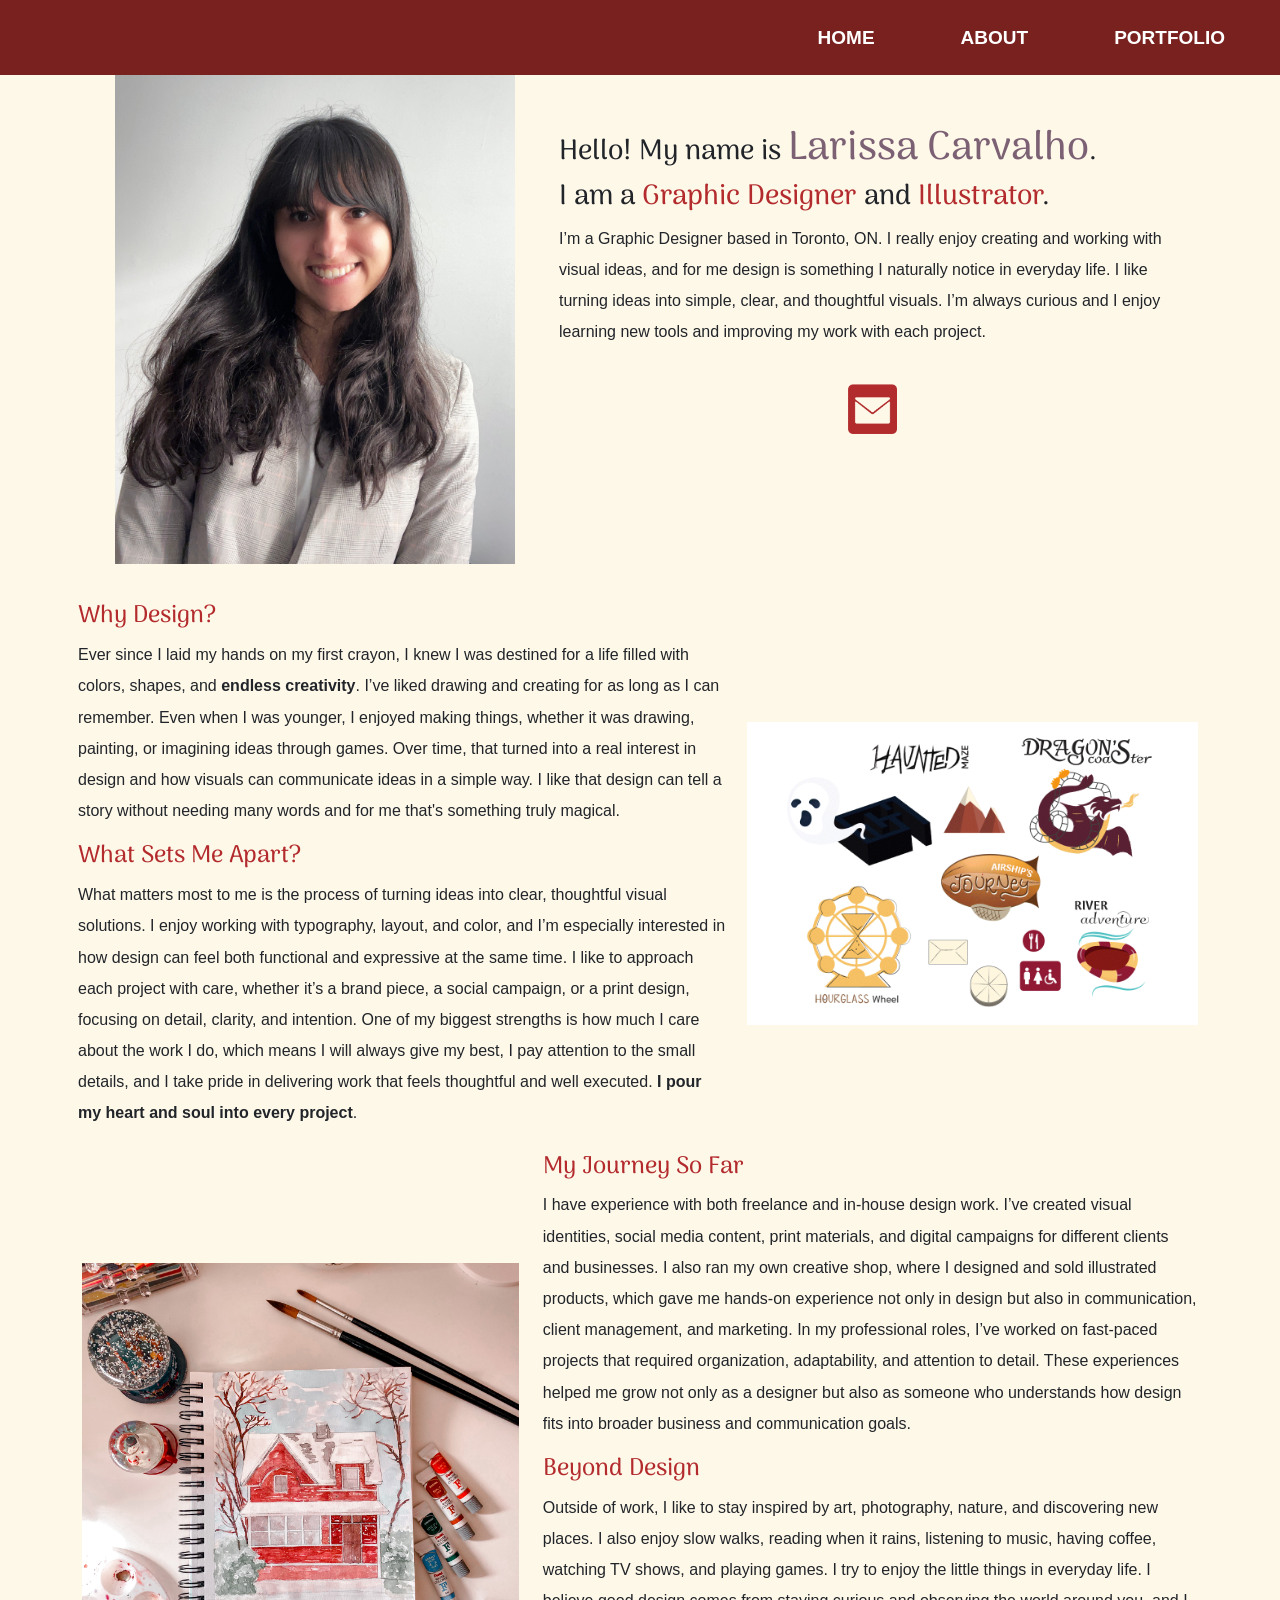
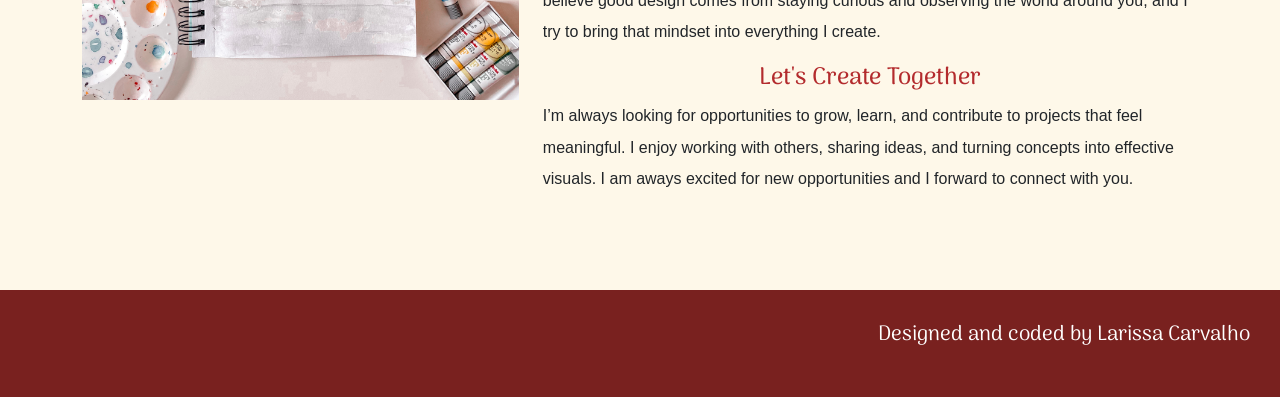
<file: about.html>
<!doctype html>
<html lang="en">

<head>
  <title>About Larissa</title>
  <link rel="icon" type="image/x-icon" href="/images/mylogo.ico">
  <!-- From https://www.w3schools.com/html/html_favicon.asp -->
  <meta name="author" content="Larissa">
  <meta name="description" content="This is a Graphic Design and Illustration portfolio website.">
  <meta charset="UTF-8">
  <meta name="viewport" content="width=device-width, initial-scale=1.0">

  <!-- Bootstrap link must go above my overrides -->
  <link href="https://cdn.jsdelivr.net/npm/bootstrap@5.2.0-beta1/dist/css/bootstrap.min.css" rel="stylesheet"
    integrity="sha384-0evHe/X+R7YkIZDRvuzKMRqM+OrBnVFBL6DOitfPri4tjfHxaWutUpFmBp4vmVor" crossorigin="anonymous">

  <!-- Google Fonts -->
  <link rel="preconnect" href="https://fonts.googleapis.com">
  <link rel="preconnect" href="https://fonts.gstatic.com" crossorigin>
  <link
    href="https://fonts.googleapis.com/css2?family=Arima:wght@600;700&family=Montserrat:ital,wght@0,100;0,200;0,300;0,400;0,500;0,600;0,700;0,800;0,900;1,100;1,200;1,300;1,400;1,500;1,600;1,700;1,800;1,900&family=Roboto:wght@500;700;900&display=swap"
    rel="stylesheet">
  <link href="https://fonts.googleapis.com/css2?family=Cedarville+Cursive&display=swap" rel="stylesheet">
  <link
    href="https://fonts.googleapis.com/css2?family=Poppins:ital,wght@0,100;0,200;0,300;0,400;0,500;0,600;0,700;0,800;0,900;1,100;1,200;1,300;1,400;1,500;1,600;1,700;1,800;1,900&display=swap"
    rel="stylesheet">

  <!-- My overides stylesheet -->
  <link href="css/styles.css" rel="stylesheet">

</head>

<body id="top">

  <header class="bg-custom">

    <!-- NAV -->
    <header>
      <nav class="navbar navbar-expand-lg">
        <div class="container-fluid justify-content-end">
          <div class="navbar-nav">
            <a class="nav-link" href="https://lalahcarva.github.io/portfolio2026/index.html">Home</a>
            <a class="nav-link" href="https://lalahcarva.github.io/portfolio2026/about.html">About</a>
            <a class="nav-link" href="https://lalahcarva.github.io/portfolio2026/portfolio.html">Portfolio</a>
          </div>
        </div>
      </nav>
    </header>

  </header>


  <section class="container"><!-- Start bio -->
    <div class="container centeralign" aria-label="about me container">
      <div class="row" aria-label="image container">
        <div class="col" aria-label="image container">
          <img class="bioimg" src="images/larissa3.jpg" alt="This is a photo of a person.">
        </div>
        <div class="col-7" style="padding-top: 50px;" aria-label="image container">
          <h3 style="font-family:  'Arima', cursive;">Hello! My name is <span class="purpletext">Larissa
              Carvalho</span>.
          </h3>
          <h3 style="font-family:  'Arima', cursive;"> I am a<span class="redtext"> Graphic Designer</span> and <span
              class="redtext">Illustrator</span>.</h3>
          <p class="abouttext">I’m a Graphic Designer based in Toronto, ON. I really enjoy creating and working with
            visual ideas, and for me design is something I naturally notice in everyday life. I like turning ideas into
            simple, clear, and thoughtful visuals. I’m always curious and I enjoy learning new tools and improving my
            work with each project.
          </p>
          <div class="centeralign" style="padding-top: 20px;">
            <!-- <a href="https://www.linkedin.com/in/larissacr/" target=”_blank”><img class="mysocialmedia"
                src="images/icons/linkedin.png" alt="This is a linkedin icon."></a>
            <a href="https://www.instagram.com/larisdesigns/" target=”_blank”><img class="mysocialmedia"
                src="images/icons/instagram.png" alt="This is an instagram icon."></a>
            <a href="https://www.behance.net/lah_c_r" target=”_blank”><img class="mysocialmedia"
                src="images/icons/behance.png" alt="This is a behance icon."></a>-->
            <a href="mailto:lariscrodrigues@gmail.com" target=”_blank”><img class="mysocialmedia"
                src="images/icons/mail2.png" alt="This is a mail icon."></a>
          </div>
        </div>
      </div>
  </section> <!-- END bio -->


  <!-- START more bio 1 -->
  <div style="padding-top: 30px;" class="container text-center">
    <div class="row align-items-center">

      <div class="col-sm-7 p-2">
        <h4 class="moretitle">Why Design?</h2>


          <p class="abouttext">Ever since I laid my hands on my first crayon, I knew I was destined for a life filled
            with
            colors, shapes, and <strong>endless creativity</strong>. I’ve liked drawing and creating for as long as I
            can remember. Even when I was younger, I enjoyed making things, whether it was drawing, painting, or
            imagining ideas through games. Over time, that turned into a real interest in design and how visuals can
            communicate ideas in a simple way. I like that design can tell a story without needing many words and for me
            that's something truly magical.
          </p>

          <h4 class="moretitle">What Sets Me Apart?</h2>

            <p class="abouttext">What matters most to me is the process of turning ideas into clear, thoughtful visual
              solutions. I enjoy working with typography, layout, and color, and I’m especially interested in how design
              can feel both functional and expressive at the same time. I like to approach each project with care,
              whether it’s a brand piece, a social campaign, or a print design, focusing on detail, clarity, and
              intention.

              One of my biggest strengths is how much I care about the work I do, which means I will always give my
              best, I pay attention to the small details, and I take pride in delivering work that feels thoughtful and
              well executed. <strong>I pour my heart and soul into every project</strong>.
            </p>
      </div>
      <div class="col">
        <img style="width: 100%;" src="images/Design/anyoramap.gif">
      </div>
    </div>
  </div>
  <!-- END more bio 1 -->


  <!-- START more bio 2 -->
  <div class="container text-center">
    <div class="row align-items-center">

      <div class="col">
        <img style="width: 100%;" src="images/Design/house.JPG">
      </div>
      <div class="col">
        <h4 class="moretitle">My Journey So Far</h2>
          <p class="abouttext">I have experience with both freelance and in-house design work. I’ve created visual
            identities, social media content, print materials, and digital campaigns for different clients and
            businesses. I also ran my own creative shop, where I designed and sold illustrated products, which gave me
            hands-on experience not only in design but also in communication, client management, and marketing.

            In my professional roles, I’ve worked on fast-paced projects that required organization, adaptability, and
            attention to detail. These experiences helped me grow not only as a designer but also as someone who
            understands how design fits into broader business and communication goals.
          </p>

          <h4 class="moretitle">Beyond Design</h2>
            <p class="abouttext">
              Outside of work, I like to stay inspired by art, photography, nature, and discovering new places. I also
              enjoy slow walks, reading when it rains, listening to music, having coffee, watching TV shows, and playing
              games. I try to enjoy the little things in everyday life. I believe good design comes from staying curious
              and observing the world around you, and I try to bring that mindset into everything I create.

            </p>

            <h4 class="moretitle align-center">Let's Create Together</h2>
              <p class="abouttext">I’m always looking for opportunities to grow, learn, and contribute to projects that
                feel meaningful. I enjoy working with others, sharing ideas, and turning concepts into effective
                visuals. I am aways excited for new opportunities and I forward to connect with you.
              </p>
      </div>
    </div>
  </div>
  <!-- END more bio 2 -->



  <section id="moreaboutme">




  </section>
  <!-- <section id="contact">
    <h2 class="display-4">Contact me</h2>

    <div class="row" aria-label="form container">
      <div class="col-3" aria-label="form container"></div>
      <div class="col-6" aria-label="form container">
        <form action="/mail/process-form.php" method="POST">
          <input type="hidden" id="formStatus" name="formStatus">

          <div class="mb-3" aria-label="text form container">
            <label for="Name" class="form-label">Your name</label>
            <input type="text" class="form-control" placeholder="Your name" name="Name">
          </div>
          <div class="mb-3" aria-label="email form container">
            <label for="Email" class="form-label">Email address</label>
            <input type="email" class="form-control" placeholder="Your email address" name="Email">
          </div>
          <div class="mb-3" aria-label="message form container">
            <label for="Message" class="form-label">Message</label>
            <textarea class="form-control" rows="3" name="Message"></textarea>
          </div>

          <div class="form-group">
            <button class="btn btn-danger btn-lg" type="submit">Send</button>
          </div>
        </form>
      </div>
    </div>
  </section> -->




  <!-- FOOTER -->
  <footer>
    <div class="socials"> <!--
      <img src="images/icons/linkedinrose.png">
      <img src="images/icons/instagramrose.png">
      <img src="images/icons/behancerose.png">-->
    </div>

    <p>Designed and coded by Larissa Carvalho</p>
  </footer>

  <!-- Bootstrap Javascript should go above the closing BODY tag-->
  <script src="https://cdn.jsdelivr.net/npm/bootstrap@5.2.0-beta1/dist/js/bootstrap.bundle.min.js"
    integrity="sha384-pprn3073KE6tl6bjs2QrFaJGz5/SUsLqktiwsUTF55Jfv3qYSDhgCecCxMW52nD2"
    crossorigin="anonymous"></script>

  <script src="js/main.js"></script>
</body>

</html>
</file>
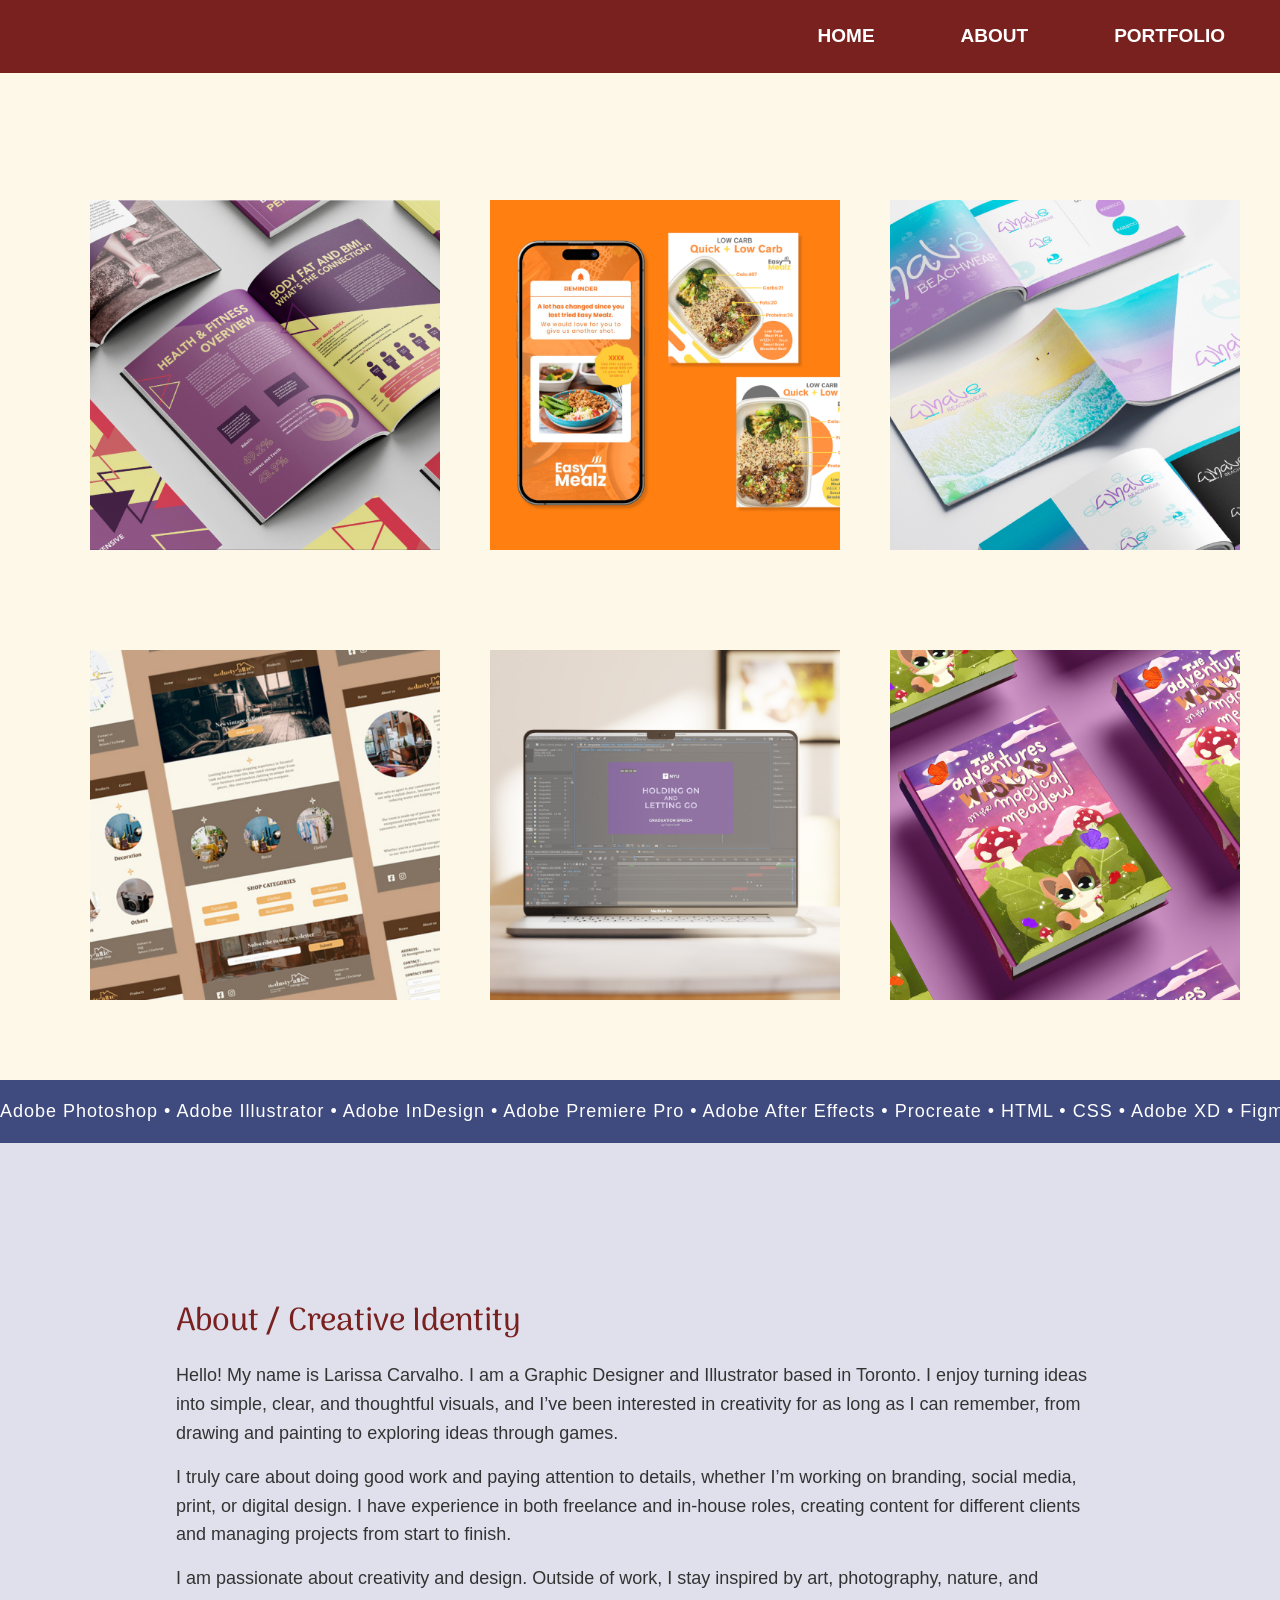
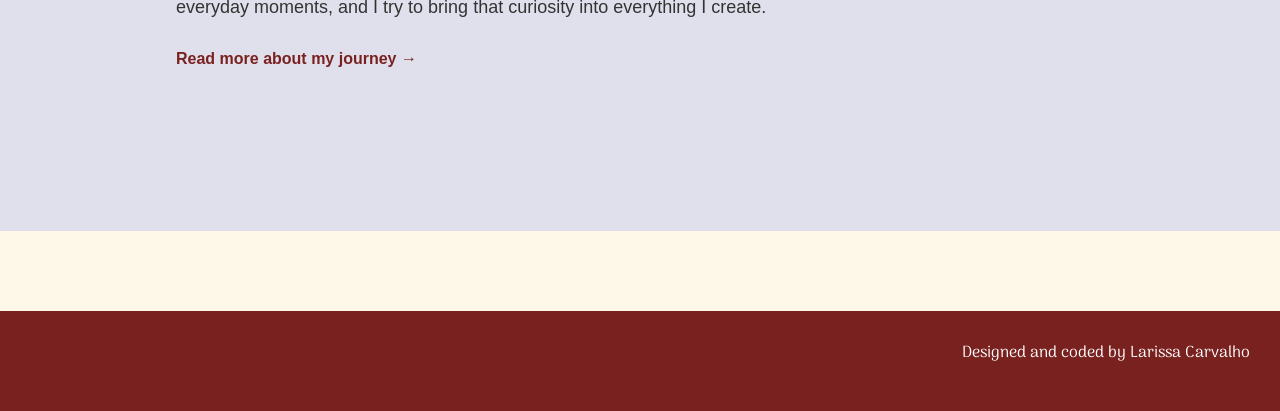
<file: portfolio.html>
<!doctype html>
<html lang="en">

<head>
  <title>Laris Designs</title>
  <link rel="icon" type="image/x-icon" href="/images/mylogo.ico">

  <meta charset="UTF-8">
  <meta name="viewport" content="width=device-width, initial-scale=1.0">

  <!-- Bootstrap -->
  <link href="https://cdn.jsdelivr.net/npm/bootstrap@5.2.0-beta1/dist/css/bootstrap.min.css" rel="stylesheet">

  <!-- Fonts -->
  <link href="https://fonts.googleapis.com/css2?family=Arima:wght@100..700&display=swap" rel="stylesheet">
  <link href="https://fonts.googleapis.com/css2?family=Cedarville+Cursive&display=swap" rel="stylesheet">
  <link
    href="https://fonts.googleapis.com/css2?family=Poppins:ital,wght@0,100;0,200;0,300;0,400;0,500;0,600;0,700;0,800;0,900;1,100;1,200;1,300;1,400;1,500;1,600;1,700;1,800;1,900&display=swap"
    rel="stylesheet">

  <!-- CSS -->
  <link href="css/styles-main-test.css" rel="stylesheet">
</head>

<body id="top">

  <!-- NAV -->
  <header>
    <nav class="navbar navbar-expand-lg fixed-top">
      <div class="container-fluid justify-content-end">
        <div class="navbar-nav">
          <a class="nav-link" href="https://lalahcarva.github.io/portfolio2026/index.html">Home</a>
          <a class="nav-link" href="https://lalahcarva.github.io/portfolio2026/about.html">About</a>
          <a class="nav-link" href="https://lalahcarva.github.io/portfolio2026/portfolio.html">Portfolio</a>
        </div>
      </div>
    </nav>
  </header>


  <!-- PROJECTS -->
  <section class="projects" style="margin-top: 40px;">

    <!-- <h1 class="section-title">Projects</h1>-->

    <div class="projects-grid">

      <a href="https://lalahcarva.github.io/portfolio2026/print.html" class="project-card">
        <img src="images/Design/print.png" alt="Print Design">
        <div class="overlay">
          <h4>Print Design</h4>
        </div>
      </a>

      <a href="https://lalahcarva.github.io/portfolio2026/socialmedia.html" class="project-card">
        <img src="images/Design/social.png" Social Media & Campaigns">
        <div class="overlay">
          <h4>Social Media & Campaigns</h4>
        </div>
      </a>

      <a href="https://lalahcarva.github.io/portfolio2026/branding.html" class="project-card">
        <img src="images/Design/branding.png" alt="Branding & Identity">
        <div class="overlay">
          <h4>Branding & Identity</h4>
        </div>
      </a>

      <a href="https://lalahcarva.github.io/portfolio2026/web.html" class="project-card">
        <img src="images/Design/web.png" alt="Digital & Web Design">
        <div class="overlay">
          <h4>Digital & Web Design</h4>
        </div>
      </a>

      <a href="https://lalahcarva.github.io/portfolio2026/motiondesign.html" class="project-card">
        <img src="images/Design/motion.png" alt="Video & Motion">
        <div class="overlay">
          <h4>Video & Motion</h4>
        </div>
      </a>

      <a href="https://lalahcarva.github.io/portfolio2026/illustration2.html" class="project-card">
        <img src="images/Design/illustration.png" alt="Illustration & Creative Work">
        <div class="overlay">
          <h4>Illustration & Creative Work</h4>
        </div>
      </a>

    </div>

  </section>


  <!-- SCROLLING LINE -->

  <section class="skills-marquee">

    <div class="marquee">
      <div class="marquee-track">

        <span>Adobe Photoshop • Adobe Illustrator • Adobe InDesign • Adobe Premiere Pro • Adobe After Effects •
          Procreate • HTML • CSS • Adobe XD • Figma • VS Code • Midjourney • Keyshot Render • </span>

        <!-- duplicate for smooth loop -->
        <span>Adobe Photoshop • Adobe Illustrator • Adobe InDesign • Adobe Premiere Pro • Adobe After Effects •
          Procreate • HTML • CSS • Adobe XD • Figma • VS Code • Midjourney • Keyshot Render • </span>

      </div>
    </div>

  </section>

  <!-- ABOUT -->
  <section class="about-home">

    <div class="about-container">

      <div class="about-text">

        <h2>About / Creative Identity</h2>

        <p>
          Hello! My name is Larissa Carvalho. I am a Graphic Designer and Illustrator based in Toronto. I enjoy turning
          ideas into simple, clear, and thoughtful visuals, and I’ve been interested in creativity for as long as I can
          remember, from drawing and painting to exploring ideas through games.
        </p>

        <p>
          I truly care about doing good work and paying attention to details, whether I’m working on branding, social
          media, print, or digital design. I have experience in both freelance and in-house roles, creating content for
          different clients and managing projects from start to finish.
        </p>

        <p>
          I am passionate about creativity and design. Outside of work, I stay inspired by art, photography, nature, and
          everyday moments, and I try to bring that curiosity into everything I create.
        </p>

        <a href="https://lalahcarva.github.io/portfolio2026/about.html" class="about-link">Read more about my journey
          →</a>

      </div>

    </div>

  </section>


  <!-- FOOTER -->
  <footer>
    <div class="socials"> <!--
      <img src="images/icons/linkedinrose.png">
      <img src="images/icons/instagramrose.png">
      <img src="images/icons/behancerose.png">-->
    </div>

    <p>Designed and coded by Larissa Carvalho</p>
  </footer>

</body>

</html>
</file>
<file: css/styles.css>
/* Basic resets */

:root {
    --themeRed:#B32B2D;
    /* --themeRose:#FEEFE6; */
    --themeRose:white;
    --themePurple:#7C6174;
    --themeGray: #707070;
    --fontOpen: 'Open Sans', sans-serif;
    --fontArima: 'Arima', cursive;
    --fontCedarville: "Cedarville Cursive", cursive;
    --dark-blue: #3F4B7F;
    --dark-red: #79211F;
    --lighter-purple: #E0E0ED;
    --light-purple: #D0D0DD;
    --light-yellow: #FEF8E9;
}

* {
    box-sizing: border-box;
}

html {
    scroll-behavior: smooth;
}

html, body {
    min-height: 100vh;
}

body {
    margin: 0;
    font-family: 'Open Sans', sans-serif;
    font-size: 130%;
    line-height: 150%;
    background-color: var(--light-yellow);
}

/*
Styles here
*/

@import url('https://fonts.googleapis.com/css2?family=Open+Sans:ital,wght@0,300;0,400;0,500;0,600;0,700;0,800;1,300;1,400;1,500;1,600;1,700;1,800&display=swap');

/* ------- HOME page Styles */

/* Menu */

/* NAV */
.navbar {
    font-weight: 600;
    text-transform: uppercase;
    background-color: var(--dark-red);
    font-size: 19px;
}

.nav-link {
    color: white;
    margin: 6px 35px;
}


.nav-link:hover {
    color: var(--themePurple);
}

.test:hover {
    color: var(--themePurple);
}

.navbar-nav {
    align-items: flex-end;
}

.mylogo {
    height: 90px;
}

.navbar-dark .navbar-toggler-icon{
    background-image: url("data:image/svg+xml,%3csvg xmlns='http://www.w3.org/2000/svg' viewBox='0 0 30 30'%3e%3cpath stroke='rgba%28179, 43, 45, 1.55%29' stroke-linecap='round' stroke-miterlimit='10' stroke-width='2' d='M4 7h22M4 15h22M4 23h22'/%3e%3c/svg%3e");
} /* I used this tutorial to learn how to change the hamburger color: https://www.youtube.com/watch?v=45QSuJaHEss&ab_channel=ADesignerWhoCodes */

.navbar-dark .navbar-toggler{
    border: 2px solid var(--themeRed);
    background-color: var(--themeRose);
}

/* Banner */
 
/* .banner {
    background-image: url(../images/banner.png);
    height: 85vh;
    background-size: cover;
    margin-top: -170px;
    width: 100%;
} */

/* .banner {
    justify-content: left;
} */

.border { 
    border: red solid 2px;
}

.herosection {
    display: flex;
    justify-content: space-between;
    width: 69%;
    padding-top: 100px;
    margin: auto;
}


.projectdetails {
    display: flex;
    justify-content: space-between;
    width: 80%;
    margin: auto;
}

.projecttxt {
    font-size: 17px;
}

.column2 {
    flex: 1; /* Adjust the flex property as needed */
    padding: 60px 10px 0px 10px;
    margin: 5px;
    box-sizing: border-box;
}

.herotxt {
    padding-top: 20px;
}

.column2:first-child {
    flex: 2; /* Make the first column twice the size of the second column */
}

.profileimg {
    width: 250px;
    height: 250px;
}

.align-center {
    display: flex;
    justify-content: center;
}

.bannermessage {
    height: 85vh;
    width: 100%;
    display: flex;
    text-align: left;

    background-image: url("../images/hero-background.png");
    background-size: cover;
    background-position: center;
    background-repeat: no-repeat;
}

.align-right {
    text-align: right;
}

.textstyle3 {
    color: white;
    -webkit-text-stroke: 2px;
    -webkit-text-stroke-color: var(--themeRed);
    font-size: 80px;
    height: 100%;
    line-height: 10vh;
    text-align:right;
    font-family: 'Open Sans', sans-serif;
    font-weight: 900;
    text-transform: lowercase;
}

.textstyle2 {
    color: #B32B2D;
    font-size: 90px;
    height: 100%;
    line-height: 10vh;
    text-align:right;
    font-weight: 900;
    text-transform: lowercase;
}

.textstyle5 {
    color: var(--dark-blue);
    font-size: 150px;
    height: 100%;
    line-height: 10vh;
    text-align:right;
    font-family: var(--fontCedarville);
    text-transform: lowercase;
}

.poppins-font { 
      font-family: "Poppins", sans-serif;
      color: var(--dark-blue);
}

/* My work */

h2 {
    color: var(--themeRed);
    text-align: center;
    font-family: 'Arima', cursive;
    margin-top: 20px;
}

.work {
    position: relative;
    width: 100%;
}

.workimg>img {
    width: 90%;
}

.projectbox {
    display: flex;
    flex-direction: column;
    align-content: center;
    justify-content: center;
    width: 100%;
    margin: auto;
    align-items: center;
    justify-content: center;
    justify-items: center;
}
.project {
 width: 95%;
}


.skills {
    margin: 60px 0;
    background-color: #AF4D53;
}

.wrapper {
    width: 80%;
    margin: auto;
    display: flex;
    padding: 10px;
}

.imagebox {
    position: relative;
    width: 80%;
    justify-content: space-between;
    margin: 0 10px;
  }
  
  .image {
    display: block;
    width: 100%;
    height: 350px;
  }
  
  .overlay {
    position: absolute;
    top: 0;
    bottom: 0;
    left: 0;
    right: 0;
    height: 100%;
    width: 100%;
    opacity: 0;
    transition: .5s ease;
    background-color: var(--themeRed);
  }
  
  .imagebox:hover .overlay {
    opacity: 0.8;
    transition: 1s;
  }
  
  .text {
    color: white;
    font-size: 20px;
    position: absolute;
    top: 50%;
    left: 50%;
    -webkit-transform: translate(-50%, -50%);
    -ms-transform: translate(-50%, -50%);
    transform: translate(-50%, -50%);
    text-align: center;
  }

.centeralign {
    text-align: center;
}

/* See More Button */

.seemorebox {
    padding-top: 10px;
    margin-bottom: 100px;
}


.seemorebtn {
    /* border-radius: 15px; */
    font-size: 85%;
    font-family: var(--fontOpen);
    text-transform: uppercase;
    font-weight: 600;
    padding: 10px 30px;
}

/* Contact */

#contact {
    padding:0 0 30px 0;
}


/* Slider */

#slider {
    display: flex;
    align-items: center;
    justify-content: center;
}

.slidercontent {
    width: 80% ;
}

/* -------  ABOUT page styles */

.about {
    height: 50vh;
    margin-top: 100px;
}

.containerfix {
    align-items: flex-start;
}

.rowadjust {
    padding: 0 170px;
    margin-top: -150px;
}

.bioimg{
    width: 400px;
}

.biobox {
    display: flex;
    align-items: end;
    justify-content: flex-end; /* Change from 'end' to 'flex-end' */
    align-content: end;
    height: 50px;
    display: none;
}

.biotitle {
    display: none;
    width: 95%;
    position: relative;
    color: var(--themeRose);
    transform: rotate(-90deg);
    display: flex;
    margin-right: -500px; /* Change from 'margin-left' to 'margin-right' */
}


.textstyle {
    color: white;
    -webkit-text-stroke: 3px;
    -webkit-text-stroke-color: var(--themeRed);
    font-size: 150px;
    font-family: 'Open Sans', sans-serif;
    font-weight: 600;
    text-transform: lowercase;
}

.textstyle2 {
    color: #AF4D53;
    -webkit-text-stroke: 2px;
    -webkit-text-stroke-color: white;
    font-size: 100px;
    text-align: center;
    font-family: 'Open Sans', sans-serif;
    font-weight: 600;
}

.textstyle4 {
    color: white;
    -webkit-text-stroke: 2px;
    -webkit-text-stroke-color: var(--themeRed);
    font-size: 100px;
    text-align: center;
    font-family: 'Open Sans', sans-serif;
    font-weight: 600;
    text-transform: lowercase;
}


.abouttext {
    font-size: 16px;
    text-align: left;
}

h3 {
    text-align: left;
}

.redtext {
    color: var(--themeRed);
}

.purpletext {
    color: var(--themePurple);
    font-size: 40px;
}

.mysocialmedia {
    height: 50px;
    margin: 0 20px;
}

.mysocialmedia:hover {
    opacity: 0.6;
    transition: 0.2s ease-in-out;
}

.containerbox {
    width: 80%;
    padding-right: 100px;
}

.col {
    flex: 3; /* Adjust the flex property as needed */
}

.col:first-child {
    flex: 2; /* Make the first column twice the size of the second column */
}

#moreaboutme {
    width: 80%;
    margin: auto;
}

.moretitle {
    color: var(--themeRed);
    text-align: left;
}


/* -------  DESIGN page styles */

.designtitle {
    text-align: end;
    color: var(--themeRose);
    font-family: var(--fontOpen);
}

/* .design {
    height: 300vh;
} */

h4 {
    font-family: 'Arima', cursive;
}

.portfolionav {
    width: 20%;
    display: flex;
    align-items: center;
    justify-content: space-around;
    justify-items: center;
    padding: 20px 0;
}

.back>a>img {
    height: 60px;
}

.next>a>img {
    height: 60px;
}


/* -------  PORTFOLIO individual pages styles */

.portfolio {
    width: 70%;
}

/* Css Grid */

.grid4 {
    display: grid;
    grid-template-columns: 1fr 1fr 1fr;
    padding: 20px 20px;
    font-size: 30px;
    text-align: center;
  }

  .grid5 {
    display: grid;
    grid-template-columns: 1fr 1fr 1fr 1fr;
    padding: 20px 20px;
    font-size: 30px;
    text-align: center;
  }

  .grid6 {
    display: grid;
    grid-template-columns: 1fr 1fr 1fr 1fr 1fr;
    padding: 20px 20px;
    font-size: 30px;
    text-align: center;
  }

  .grid7 {
    display: grid;
    grid-template-columns: 1fr 1fr 1fr 1fr 1fr 1fr;
    padding: 20px 20px;
    font-size: 30px;
    text-align: center;
  }

  .grid-item{
    padding: 10px;
  }

  .imagefull {
    width: 100%;
    height: 100%;
}

h5 {
    font-size: 26px;
    font-family: 'Arima', cursive;
    color: var(--themePurple);
}

/* Portfolio 1 - Independent Project page styles */

.anyora .box1 {
    grid-area: 2/1/4/4;
    padding: 5px;
}

.anyora .box2 {
    grid-area: 2/4/4/6;
    padding: 5px;
 }

.anyora .box3 {
    grid-area: 4/1/5/3;
    padding: 5px;
}

.anyora .box4 {
    grid-area: 5/1/6/3;
    padding: 5px;
 }

.anyora .box5 {
    grid-area: 4/3/6/6;
    padding: 5px;
}

.anyora .box6 {
    grid-area: 6/1/7/4;
    padding: 5px;
 }

.anyora .box7 {
    grid-area: 7/1/8/4;
    padding: 5px;
}

.anyora .box8 {
    grid-area: 6/4/7/5;
    padding: 5px;
 }

.anyora .box9 {
    grid-area: 6/5/7/6;
    padding: 5px;
}

.anyora .box10 {
    grid-area: 7/4/8/5;
    padding: 5px;
}

.anyora .box11 {
    grid-area: 7/5/8/6;
    padding: 5px;
}

.anyora .box12 {
    grid-area: 8/1/9/2;
    padding: 5px;
 }

.anyora .box13 {
    grid-area: 8/2/9/3;
    padding: 5px;
}

.anyora .box14 {
    grid-area: 9/1/11/3;
    padding: 5px;
}

.anyora .box15 {
    grid-area: 8/3/11/6;
    padding: 5px;
}
.anyora .box16 {
    grid-area: 11/1/13/4;
    padding: 5px;
}

.anyora .box17 {
    grid-area: 11/4/13/6;
    padding: 5px;
}

.anyora .box18 {
    grid-area: 13/1/15/3;
    padding: 5px;
}

.anyora .box19 {
    grid-area: 13/3/15/5;
    padding: 5px;
}

.anyora .box20 {
    grid-area: 13/5/14/6;
    padding: 5px;
}

.anyora .box21 {
    grid-area: 14/5/15/6;
    padding: 5px;
}

.anyora .box22 {
    grid-area: 15/1/16/2;
    padding: 5px;
}

.anyora .box23 {
    grid-area: 16/1/17/2;
    padding: 5px;
}

.anyora .box24 {
    grid-area: 15/2/17/4;
    padding: 5px;
}

.anyora .box25 {
    grid-area: 15/4/17/6;
    padding: 5px;
}

.anyora .box26 {
    grid-area: 17/1/18/6;
    padding: 5px;
}

/* Portfolio 2 - Be a Hero page styles */


.hero .box1 {
    grid-area: 1/1/3/3;
    padding: 10px;
}

.hero .box2 {
    grid-area:1/4/2/3;
    padding: 10px;
}

.hero .box3 {
    grid-area:2/4/3/3;
    padding: 10px;
}

.hero .box4 {
    grid-area:3/1/7/4;
    padding: 10px;
}

.hero .box5 {
    grid-column: 1/2;
    grid-row: 7/9;
    padding: 10px;
}

.hero .box6 {
    grid-column: 2/3;
    grid-row: 7/9;
    padding: 10px;
}

.hero .box7 {
    grid-column: 3/4;
    grid-row: 7/9;
    padding: 10px;
}

.hero .box8 {
    grid-column: 1/4;
    grid-row: 9/11;
    padding: 20px;
    font-size: 16px;
    text-align: left;
}

.hero .box9 {
    grid-column: 1/4;
    grid-row: 11/13;
    padding: 10px;
}

.hero .box10 {
    grid-column: 1/4;
    grid-row: 13/16;
    padding: 10px;
}

/* Portfolio 3 - Whale Branding page styles */

.whale .box1 {
    grid-area: 1/1/3/3;
    padding: 10px;
}

.whale .box2 {
    grid-area: 1/3/3/4;
    padding: 10px;
}

.whale .box3 {
    grid-area: 3/1/5/4;
    padding: 10px;
}

.whale .box4 {
    grid-area: 5/1/7/4;
    padding: 10px;
}

.whale .box5 {
    grid-area: 7/1/9/2;
    padding: 10px;
}

.whale .box6 {
    grid-area: 7/2/9/3;
    padding: 10px;
}

.whale .box7 {
    grid-area: 7/3/9/4;
    padding: 10px;
}

.whale .box8 {
    grid-area: 9/1/10/4;
    padding: 10px;
}

.whale .box9 {
    grid-area: 10/1/12/3;
    padding: 10px;
}

/* Portfolio 4 - Cosmos page styles */

.cosmos .box1 {
    grid-area: 1/1/3/4;
    padding: 10px;
}

.cosmos .box2 {
    grid-area: 3/1/5/4;
    padding: 10px;
}

.cosmos .box3 {
    grid-area: 5/1/9/3;
    padding: 10px;
}

.cosmos .box4 {
    grid-area: 5/3/9/4;
    padding: 10px;
}

.cosmos .box5 {
    grid-area: 9/1/11/4;
    padding: 10px;
}


/* Portfolio 5 - Tea Packaging page styles */

.tea .box1 {
    grid-area: 1/1/2/2;
    padding: 10px;
}

.tea .box2 {
    grid-area: 1/2/2/3;
    padding: 10px;
}

.tea .box3 {
    grid-area: 1/3/2/4;
    padding: 10px;
}

.tea .box4 {
    grid-area: 2/1/4/3;
    padding: 10px;
}

.tea .box5 {
    grid-area: 2/3/3/4;
    padding: 10px;
}

.tea .box6 {
    grid-area: 3/3/4/4;
    padding: 10px;
}

.tea .box7 {
    grid-area: 4/1/6/4;
    padding: 10px;
}

.tea .box8 {
    grid-area: 6/1/7/2;
    padding: 10px;
}

.tea .box9 {
    grid-area: 6/2/7/3;
    padding: 10px;
}

.tea .box10 {
    grid-area: 6/3/7/4;
    padding: 10px;
}


/* Portfolio 6 - Album Release page styles */

.album .box1 {
    grid-area: 1/1/2/3;
    padding: 10px;
}

.album .box2 {
    grid-area: 1/3/2/5;
    padding: 10px;
}

.album .box3 {
    grid-area: 2/1/3/3;
    padding: 10px;
}

.album .box4 {
    grid-area: 2/3/3/5;
    padding: 10px;
}

.album .box5 {
    grid-area: 3/1/7/5;
    padding: 10px;
}

.album .box6 {
    grid-area: 7/1/11/5;
    padding: 10px;
}

.album .box7 {
    grid-area: 11/1/13/3;
    padding: 10px;
}

.album .box8 {
    grid-area: 11/3/13/5;
    padding: 10px;
}

.album .box9 {
    grid-area: 13/1/15/3;
    padding: 10px;
}

.album .box10 {
    grid-area: 13/3/15/5;
    padding: 10px;
}

.album .box11 {
    grid-area: 15/1/18/5;
    padding: 10px;
}

.album .box12 {
    grid-area: 18/1/20/3;
    padding: 10px;
}

.album .box13 {
    grid-area: 18/3/20/5;
    padding: 10px;
}

.album .box14 {
    grid-area: 20/1/22/3;
    padding: 10px;
}

.album .box15 {
    grid-area: 20/3/22/5;
    padding: 10px;
}

.album .box16 {
    grid-area: 22/1/26/5;
    padding: 10px;
}

.album .box17 {
    grid-area: 26/1/30/5;
    padding: 10px;
}


/* ------- ILLUSTRATION page styles */

.illustrationtitle {
    text-align: start;
    color: white;
}

.gallery {
	display: flex;
	flex-wrap: wrap;
    width: 100%;
    margin: auto;
}


.gallery-item {
    margin: 5px;
	overflow: hidden;
    width: 100%;
}

.row3 {
    margin: 5px;
	overflow: hidden;
    width: 100%;
}

.gallery-image {
	display: block;
	width: 100%;
}

.gallery-image:hover {
	transform: scale(1.15);
    transition: 1s ease-in-out;
}

.illustration .box1 {
    grid-area: 1/1/4/3;
    padding: 5px;
}

.illustration .box2 {
    grid-area: 1/3/4/5;
    padding: 5px;
}

.illustration .box3 {
    grid-area: 1/5/4/7;
    padding: 5px;
}

.illustration .box4 {
    grid-area: 4/1/6/3;
    padding: 5px;
}

.illustration .box5 {
    grid-area: 4/3/6/5;
    padding: 5px;
}

.illustration .box6 {
    grid-area: 4/5/6/7;
    padding: 5px;
}

.illustration .box7{
    grid-area: 6/1/8/4;
    padding: 5px;
}

.illustration .box8{
    grid-area: 6/4/8/7;
    padding: 5px;
}

.diversebox {
    width: 48%;
}

/* Footer */

/* FOOTER */
footer {
    background: #79211F;
    display: flex;
    justify-content: space-between;
    padding: 30px;
    align-items: center;
    margin-top: 80px;
}

footer p {
    color: white;
    font-family: 'Arima', cursive;
}

.socials img {
    height: 40px;
    margin: 0 10px;
}



/* Media Queries */


@media screen and (max-width: 1400px) {
    /* content */

    .wrapper {
        display: flex;
        flex-direction: column;
    }

    .design {
        height: 950vh;
    }

    .imagebox{
        width: 100%;
        padding: 5px;
    }

    .grid7 {
        display: block;
        width: 100%;
    }

    .grid6 {
        display: block;
        width: 100%;
    }

    .grid5 {
        display: block;
        width: 100%;
    }

    .grid4 {
        display: block;
        width: 100%;
    }

}


@media screen and (max-width: 1250px) {
    /* content */
    .biotitle {
        display: block;
        position: relative;
        color: var(--themeRose);
        transform: none;
        left: 30px;
        top: 5px;
        height: 200px;
    }

    .biotitle2 {
        display: none;
    }

    .biobox {
        position: relative;
        color: var(--themeRose);
        transform: none;
    }


    .about {
        height: 100%;
    }

    .rowadjust {
        padding: 0 0px;
        margin-top: 0px;
    }

    .design {
        height: 700vh;
    }
}



@media screen and (max-width: 850px) {
    /* content */

    .navbar{
        color: var(--themeRed);
    }

    .container {
        width: 90%;
    }

    .banner {
        background-image: url(../images/bannersm.png);
        height: 85vh;
        background-size: cover;
        margin-top: -170px;
        width: 100%;
    }

    .himessage {
        width: 300px;
        height: 300px;
        margin-left: 20px;
        margin-top: 100px;
    }

    .textstyle {
        /* -webkit-text-stroke: 3px;
        -webkit-text-stroke-color: var(--themeRed);
        font-size: 130px;
        text-align: center; */
        color: white;
        -webkit-text-stroke: 2px;
        -webkit-text-stroke-color: var(--themeRed);
        font-size: 100px;
        text-align: center;
        font-family: 'Open Sans', sans-serif;
        font-weight: 600;
        text-transform: lowercase;
    }

    .textstyle2{
        font-size: 90px;
        -webkit-text-stroke: 4px;
        -webkit-text-stroke-color: var(--themeRed);
    }

    .design {
        height: 650vh;
    }

    .gallery {
        display: flex;
        flex-wrap:nowrap;
        width: 100%;
        margin: auto;
        flex-direction: column;
    }

    .gallery-item {
        width: 100%;
    }

    .workimg>img {
        width: 50%;
        padding: 10px;
    }
    
    .row {
        display: block;
        margin: auto;
        flex-direction: column;
    }

    footer {
        display: block;
        height: 220px;
        text-align: center;
        margin: auto;
    }

    footer>p {
        text-decoration: none;
        color: var(--themeRose);
        font-family: 'Arima', cursive;
        font-size: 20px;
        margin-left: 0;
        padding-top: 20px;
    }

    .textstyle3 {
        font-size: 60px;
        -webkit-text-stroke: 1.6px;
        -webkit-text-stroke-color: var(--themeRed);
    }

    .diversebox {
        width: 100%;
    }

    .herosection {
        display: block;

    }

}
</file>
<file: css/styles-main-test.css>
:root {
  --dark-blue: #3F4B7F;
  --dark-red: #79211F;

  --lighter-purple: #E0E0ED;
  --light-purple: #D0D0DD;

  --light-yellow: #FEF8E9;
}

/* FONTS */
.cedarville-cursive-regular {
  font-family: "Cedarville Cursive", cursive;
  font-weight: 400;
  font-style: normal;
}

.poppins-font { 
      font-family: "Poppins", sans-serif;
      color: var(--dark-red);
}

/* GLOBAL */
* {
    box-sizing: border-box;
}

body {
    margin: 0;
    font-family: 'Open Sans', sans-serif;
    background-color: #FEF8E9;
    overflow-x: hidden;

    padding-top: 80px; 
}

/* NAV */
.navbar {
    font-weight: 600;
    text-transform: uppercase;
    background-color: var(--dark-red);
    font-size: 19px;
}

.nav-link {
    color: white;
    margin: 6px 35px;
}

/* ========================= */
/* HERO
/* ========================= */

.hero-bg {
    min-height: 80vh;        
    display: flex;
    align-items: center;       /* keeps content centered vertically */
    padding: 0;

    background: repeating-linear-gradient(
        to right,
        #E0E0ED 0px,
        #E0E0ED 80px,
        #FEF8E9 80px,
        #FEF8E9 160px
    );
}

.hero-container {
    width: 80%;
    margin: auto;

    display: flex;
    flex-wrap: wrap;
    gap: 50px;

    align-items: center;
}

.hero-text,
.hero-image {
    flex: 1;
    min-width: 380px;
}

.hero-cursive {
    font-family: "Cedarville Cursive", cursive;
    font-size: 50px;
    color: #79211F;
    margin: 0;

    display: inline-block;
    transform: rotate(-2deg); /* slight handwritten tilt */
}

.hero-cursive {
    opacity: 0;
    animation: writeIn 1.2s ease forwards;
}

/* delay each line so it feels natural */
.hero-text .hero-cursive:nth-of-type(1) {
    animation-delay: 0.2s;
}

.hero-text .hero-cursive:nth-of-type(3) {
    animation-delay: 0.6s;
}

/* writing effect */
@keyframes writeIn {
    from {
        opacity: 0;
        transform: translateY(10px) rotate(-2deg);
        filter: blur(2px);
    }
    to {
        opacity: 1;
        transform: translateY(0) rotate(-2deg);
        filter: blur(0);
    }
}

.profileimg {
    width: 100%;
    max-width: 320px;
    display: block;
    margin: auto;
}

/* TEXT */
.intro {
    color: #79211F;
    font-family: 'Arima', cursive;
}

.title-main {
    font-size: 120px;
    color: var(--dark-blue);
    margin: 0;
    transform: rotate(-3 deg);
    font-family: "Poppins", sans-serif;
    font-weight: 500;
    margin-left: 100px;
    font-style: italic;
    white-space: nowrap; /* 👈 THIS FIXES YOUR ISSUE */
}

.title-main {
    opacity: 0;
    animation: writeIn 1.2s ease forwards;
}

.cursive-letter {
    font-family: "Cedarville Cursive", cursive;
    display: inline-block;
    transform: rotate(-3deg);
    font-size: 150px;
        font-weight: 500;
    font-style: normal;
}

.tiny-space {
    margin-left: 15px;
}

.tiny-space2 {
    margin-left: 5px;
}

.tiny-space3 {
    margin-left: -10px;
}

.title-large {
    font-size: 70px;
    color: white;
    -webkit-text-stroke: 2px #79211F;
    margin: 0;
}

.title-small {
    font-size: 80px;
    color: #79211F;
    margin: 0;
}

.title-row {
    text-align: right;
}

.hero-desc {
    width: 70%;
    text-align: center;
    margin-top: 40px;
    font-size: 22px;
      font-family: "Poppins", sans-serif;

}

/* ========================= */
/* PROJECTS (FIXED 2 ROWS)
/* ========================= */

.projects {
    padding: 80px 0;
}

.section-title {
    text-align: center;
    color: #79211F;
    margin-bottom: 40px;
}

/* FORCE 3 COLUMNS = 2 ROWS */
.projects-grid {
    width: 80%;
    margin: auto;

    display: grid;
    grid-template-columns: repeat(3, 300px); 
    justify-content: center;
    gap: 100px;
}

/* FIXED SQUARE */
.project-card {
    width: 350px;
    height: 350px;
    position: relative;
    overflow: hidden;
    display: block;
    text-decoration: none;
}

/* IMAGE */
.project-card img {
    width: 100%;
    height: 100%;
    object-fit: cover;
}

/* HOVER */
.overlay {
    position: absolute;
    inset: 0;
    background: #79211F;
    opacity: 0;
    transition: 0.4s;

    display: flex;
    align-items: center;
    justify-content: center;
}

.project-card:hover .overlay {
    opacity: 0.85;
}

.overlay h4 {
    color: white;
    font-family: 'Arima', cursive;
    text-align: center;
}

/* ========================= */
/* SCROLLING TEXT
/* ========================= */

.skills-marquee {
    width: 100%;
    background-color: #3F4B7F;
    overflow: hidden;
    padding: 18px 0;
}

/* container that hides overflow */
.marquee {
    width: 100%;
    overflow: hidden;
    white-space: nowrap;
}

/* moving text */
.marquee-track {
    display: inline-block;
    white-space: nowrap;
    animation: scroll 25s linear infinite;
}

/* text style */
.marquee-track span {
    color: white;
    font-size: 18px;
    font-family: 'Open Sans', sans-serif;
    font-weight: 500;
    letter-spacing: 1px;
}

/* animation */
@keyframes scroll {
    0% {
        transform: translateX(0%);
    }
    100% {
        transform: translateX(-50%);
    }
}

/* ========================= */
/* ABOUT
/* ========================= */

.about-home {
    padding: 100px 0;
    width: 100%;
}

.about-home {
    width: 100%;
    background-color: #E0E0ED;
    padding: 100px 0;
}

/* THIS CREATES THE "BOX" */
.about-container {
    width: 85%;
    max-width: 1200px;   /* keeps it from getting too wide */
    margin: auto;

   /*  background: white;   makes it look like a card */
    padding: 60px 80px;

    border-radius: 12px;  /* soft modern look */
}

.about-text h2 {
    color: #79211F;
    font-family: 'Arima', cursive;
    margin-bottom: 20px;
}

.about-text p {
    font-size: 18px;
    line-height: 1.6;
    margin-bottom: 15px;
    color: #333;
}

.about-link {
    display: inline-block;
    margin-top: 10px;
    color: #79211F;
    font-weight: bold;
    text-decoration: none;
}

.about-link:hover {
    text-decoration: underline;
}

/* FOOTER */
footer {
    background: #79211F;
    display: flex;
    justify-content: space-between;
    padding: 30px;
    align-items: center;
    margin-top: 80px;
}

footer p {
    color: white;
    font-family: 'Arima', cursive;
}

.socials img {
    height: 40px;
    margin: 0 10px;
}

@media (max-width: 1000px) {

    /* PROJECTS */
    .projects-grid {
        grid-template-columns: repeat(2, 300px);
    }

    /* HERO STRIPES (TABLET) */
    .hero-bg {
        background: repeating-linear-gradient(
            to right,
            #C1C4E3 0px,
            #C1C4E3 60px,
            #FEF8E9 60px,
            #FEF8E9 120px
        );
    }

    .title-main {
    font-size: 60px;

}

.cursive-letter {
    font-size: 80px;
}
}

@media (max-width: 650px) {

    /* PROJECTS */
    .projects-grid {
        grid-template-columns: 300px;
    }

    /* HERO LAYOUT */
    .hero-container {
        flex-direction: column;
        text-align: center;
    }

    .title-row {
        text-align: center;
    }
    
}

@media (max-width: 600px) {

    /* MOBILE STRIPES */
    .hero-bg {
        background: repeating-linear-gradient(
            to right,
            #C1C4E3 0px,
            #C1C4E3 35px,
            #FEF8E9 35px,
            #FEF8E9 70px
        );
    }
}
</file>
